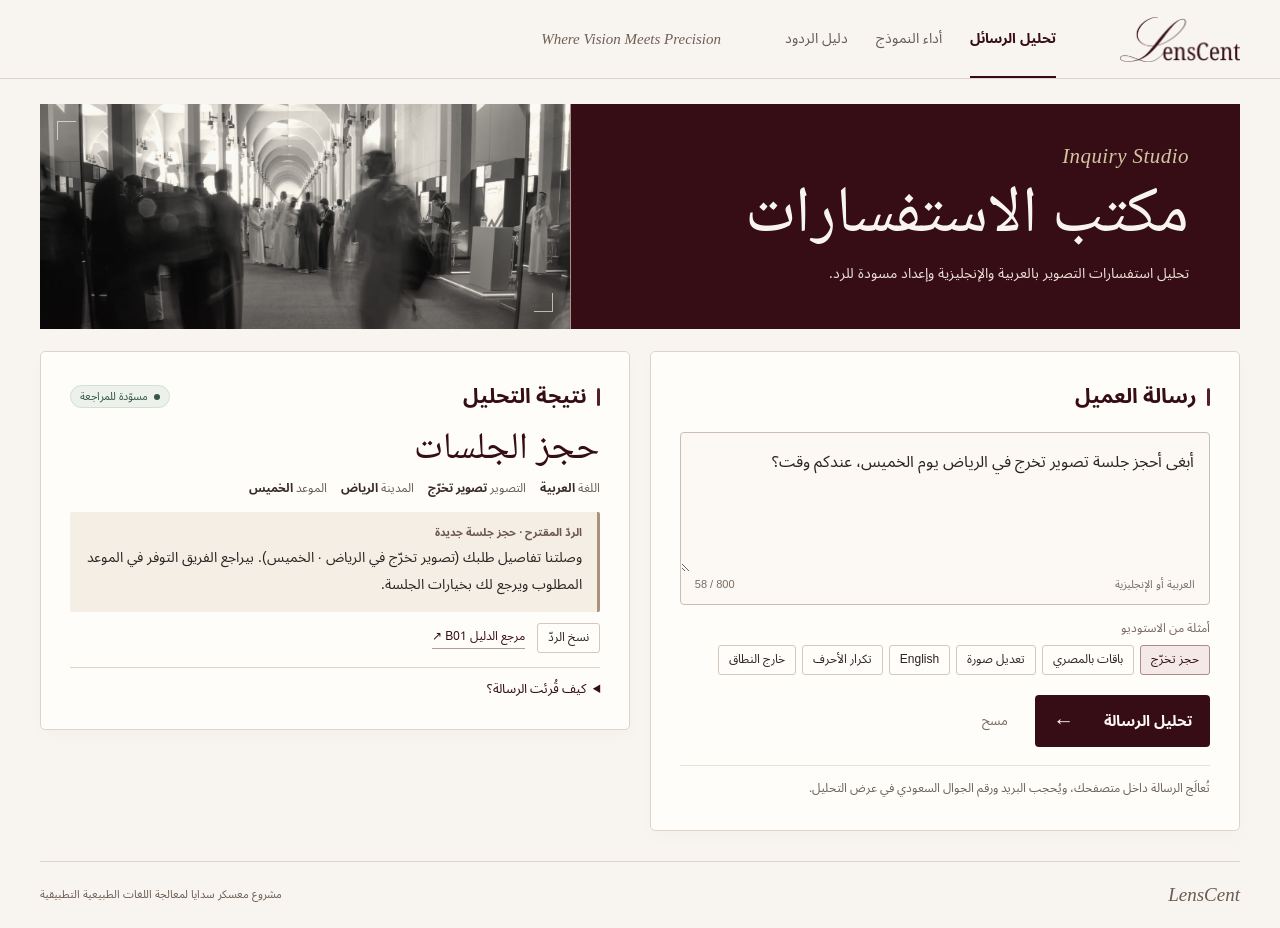
<file: web/index.html>
<!doctype html>
<html lang="ar" dir="rtl">
<head>
  <meta charset="utf-8">
  <meta name="viewport" content="width=device-width,initial-scale=1">
  <meta name="theme-color" content="#360d15">
  <meta name="description" content="مكتب LensCent لتحليل استفسارات التصوير ومراجعة مسودات الرد وقراءة أداء النموذج.">
  <title>LensCent | مكتب الاستفسارات</title>
  <link rel="icon" href="assets/wordmark.png">
  <link rel="stylesheet" href="style.css">
  <script defer src="model.js"></script><script defer src="metrics.js"></script>
  <script defer src="engine.js"></script><script defer src="app.js"></script>
</head>
<body>
<a class="skip" href="#main">تجاوز إلى المحتوى</a>
<header class="top">
  <div class="shell top-inner">
    <a class="brand" href="#studio" aria-label="LensCent، مكتب الاستفسارات"><img src="assets/wordmark.png" alt="LensCent"></a>
    <nav aria-label="تنقّل رئيسي"><a href="#studio" data-page="studio">تحليل الرسائل</a><a href="#evaluation" data-page="evaluation">أداء النموذج</a><a href="#guide" data-page="guide">دليل الردود</a></nav>
    <span class="top-signature" dir="ltr">Where Vision Meets Precision</span>
  </div>
</header>
<main id="main" class="shell">
<section id="studio" class="page">
  <div class="masthead">
    <div class="mast-copy"><p class="english-title" lang="en" dir="ltr">Inquiry Studio</p>
      <h1>مكتب الاستفسارات</h1>
      <p class="mast-desc">تحليل استفسارات التصوير بالعربية والإنجليزية وإعداد مسودة للرد.</p>
    </div>
    <figure class="cover"><img src="assets/arcade.webp" alt="ممر تتكرر فيه الأقواس ويمرّ به الزوار، من غلاف هوية LensCent"><span class="crop c1"></span><span class="crop c2"></span></figure>
  </div>
  <div class="workspace">
    <section class="panel composer">
      <div class="section-heading"><span class="accent-line"></span><h2><label for="message">رسالة العميل</label></h2></div>
      <form id="form">
        <div class="textarea-wrap"><textarea id="message" maxlength="800" rows="4" dir="auto" placeholder="مثال «وين رابط ألبوم التخرّج؟»"></textarea>
          <div class="input-foot"><span>العربية أو الإنجليزية</span><bdi id="length" dir="ltr">0 / 800</bdi></div></div>
        <div class="sample-label">أمثلة من الاستوديو</div><div id="samples" class="sample-list" aria-label="أمثلة تفاعلية"></div>
        <div class="form-actions"><button type="submit" class="primary">تحليل الرسالة <span aria-hidden="true">←</span></button><button type="button" id="clear" class="text-btn">مسح</button></div>
      </form>
      <p class="privacy">تُعالَج الرسالة داخل متصفحك، ويُحجب البريد ورقم الجوال السعودي في عرض التحليل.</p>
    </section>
    <section class="panel result-panel" aria-label="نتيجة التحليل">
      <div class="result-top"><div class="section-heading"><span class="accent-line"></span><h2>نتيجة التحليل</h2></div><span id="badge" class="status"></span></div>
      <div id="result"></div><p id="announcement" class="sr" role="status" aria-live="polite"></p>
    </section>
  </div>
</section>
<section id="evaluation" class="page" hidden>
  <div class="page-head"><div><p class="english-title" dir="ltr" lang="en">Model Evaluation</p><h1>أداء النموذج</h1><p>نتائج اختبار على رسائل تعليمية من عملاء افتراضيين منفصلين عن التدريب والتحقق.</p></div></div>
  <div id="metrics-intro" class="metric-strip"></div>
  <div class="chart-grid">
    <section class="panel"><div class="section-heading"><span class="accent-line"></span><h2>الأداء حسب نوع الطلب</h2></div>
      <label class="control-label">المقياس <select id="score-choice"><option value="f1">F1</option><option value="recall">Recall</option><option value="precision">Precision</option></select></label>
      <div id="class-chart"></div><p id="score-note" class="note"></p></section>
    <section class="panel"><div class="section-heading"><span class="accent-line"></span><h2>مصفوفة الالتباس</h2></div>
      <p class="note">الصف هو التصنيف الصحيح، والعمود هو التوقّع. تعرض كل خانة رسائل الاختبار المرتبطة بها.</p>
      <div class="matrix-wrap" id="matrix"></div><div id="matrix-detail" class="matrix-detail" aria-live="polite"></div></section>
    <section class="panel"><div class="section-heading"><span class="accent-line"></span><h2>الدقّة حسب شريحة الرسائل</h2></div>
      <label class="control-label">تجميع حسب <select id="slice-choice"><option value="language">اللغة</option><option value="dialect">اللهجة المكتوبة</option><option value="length">طول الرسالة</option></select></label>
      <div id="slice-chart"></div><p class="note" id="slice-note"></p></section>
    <section class="panel"><div class="section-heading"><span class="accent-line"></span><h2>استرجاع الرد المناسب</h2></div><div id="retrieval"></div></section>
  </div>
  <section class="panel model-compare"><div class="section-heading"><span class="accent-line"></span><h2>مقارنة نماذج التصنيف</h2></div><div id="comparison"></div></section>
  <details class="method"><summary>كيف دُرّب النموذج وحُسبت النتائج؟</summary><div id="method-body"></div></details>
</section>
<section id="guide" class="page" hidden>
  <div class="page-head"><div><p class="english-title" dir="ltr" lang="en">Reply Library</p><h1>دليل الردود</h1><p>ثمانية مراجع لاستفسارات التصوير، لكل منها صياغة عربية وإنجليزية.</p></div></div>
  <div class="guide-toolbar"><label for="guide-filter">نوع الطلب</label><select id="guide-filter"><option value="all">جميع الطلبات</option></select></div>
  <div id="guide-list" class="guide-grid"></div>
</section>
</main>
<footer class="shell"><span>LensCent</span><small>مشروع معسكر سدايا لمعالجة اللغات الطبيعية التطبيقية</small></footer>
<dialog id="source-dialog"><div class="dialog-inner"><div class="result-top"><div class="section-heading"><span class="accent-line"></span><h2>مرجع الردّ</h2></div><button id="close-dialog" class="close" aria-label="إغلاق">×</button></div><div id="source-body"></div></div></dialog>
</body></html>
</file>
<file: web/style.css>
@font-face{font-family:StudioArabic;src:url('assets/arabic-Regular.woff2') format('woff2');font-display:swap;font-weight:400}
@font-face{font-family:StudioArabic;src:url('assets/arabic-Bold.woff2') format('woff2');font-display:swap;font-weight:650 900}
@font-face{font-family:StudioNaskh;src:url('assets/editorial.woff2') format('woff2');font-display:swap}
:root{--ink:#2d2222;--wine:#360d15;--wine2:#54202b;--taupe:#766760;--line:#ded4ca;--paper:#f8f5f0;--surface:#fffdfa;--warm:#dfd1c5;--gold:#d2c5a1;--green:#355648;--shadow:0 6px 18px #38182005}
*{box-sizing:border-box}
html{scroll-behavior:smooth;scroll-padding-top:20px}
body{margin:0;background:var(--paper);color:var(--ink);font:15px/1.75 StudioArabic,Arial,sans-serif}
button,textarea,select{font:inherit;color:inherit}
button,select{cursor:pointer}
button,a,select,summary,textarea{-webkit-tap-highlight-color:transparent}
button:focus-visible,a:focus-visible,select:focus-visible,summary:focus-visible{outline:3px solid #986b47;outline-offset:4px}
a{color:inherit;text-decoration:none}button{border:none}p,h1,h2,h3,figure{margin:0}
[hidden]{display:none!important}
.shell{width:min(1220px,calc(100% - 80px));margin-inline:auto}
.top{background:var(--paper);border-bottom:1px solid var(--line)}
.top-inner{display:flex;align-items:center;min-height:78px;gap:clamp(28px,5vw,78px)}
.brand{display:flex;align-items:center;flex-shrink:0}.brand img{height:45px;width:120px;object-fit:contain;display:block}
nav{display:flex;align-self:stretch;gap:28px}
nav a{display:flex;align-items:center;position:relative;color:#645955;font-size:14px;white-space:nowrap}
nav a[aria-current="page"]{color:var(--wine);font-weight:750}
nav a[aria-current="page"]::after{content:"";height:2px;background:var(--wine);position:absolute;bottom:0;left:0;right:0}
.top-signature{margin-inline-start:auto;color:#715e55;font:italic 15px Georgia,serif}
main{padding-top:25px}
.masthead{background:var(--wine);color:var(--paper);display:grid;grid-template-columns:1.26fr 1fr;position:relative;overflow:hidden;min-height:225px}
.mast-copy{padding:29px clamp(26px,4vw,67px) 31px;align-self:center;position:relative}
.english-title{font:italic 20px/1.25 Georgia,'Times New Roman',serif;letter-spacing:.02em;text-align:right;color:#876d60}
.mast-copy .english-title{color:var(--gold);font-size:21px}
h1{font-family:StudioNaskh,Georgia,serif;font-weight:400;line-height:1.23}
.mast-copy h1{font-size:clamp(46px,5.1vw,72px);margin:7px 0 4px}
.mast-desc{max-width:530px;color:#ede2d8;font-size:14px;line-height:1.9}
.cover{position:relative;min-width:0;overflow:hidden;min-height:225px;background:#a2998c;border-inline-start:1px solid #ac9484}
.cover img{height:100%;width:100%;object-fit:cover;object-position:50% 51%;position:absolute;inset:0;filter:sepia(.16) contrast(.95)}
.cover::after{content:"";position:absolute;inset:0;background:linear-gradient(0deg,#180d1129,transparent 45%)}
.crop{width:19px;height:19px;position:absolute;z-index:1;border-color:#f6eddbb0;border-style:solid}
.c1{left:17px;top:17px;border-width:1px 0 0 1px}.c2{right:17px;bottom:17px;border-width:0 1px 1px 0}
.workspace,.chart-grid{display:grid;grid-template-columns:1fr 1fr;gap:20px;margin-top:22px;align-items:start}
.panel,.method,.guide-card{background:var(--surface);border:1px solid var(--line);border-radius:5px;box-shadow:var(--shadow)}
.panel{padding:clamp(19px,2.25vw,33px)}
.section-heading,.result-top,.form-actions,.input-foot,.guide-toolbar,.control-label,.reply-tools,.metric-line,.guide-meta{display:flex;align-items:center}
.section-heading{gap:10px}.accent-line{height:18px;width:3px;border-radius:5px;background:var(--wine2)}
h2{font-size:21px;line-height:1.5;font-weight:750;color:var(--wine)}
.textarea-wrap{margin-top:20px;border:1px solid #cbbdb1;background:#fcf9f4;border-radius:4px;overflow:hidden}
.textarea-wrap:focus-within{border-color:#79515a;box-shadow:0 0 0 2px #794c591a}
textarea{width:100%;resize:vertical;display:block;min-height:106px;max-height:330px;border:0;outline:none;background:transparent;padding:14px 15px 3px;line-height:1.9;font-size:16px}
textarea::placeholder{color:#81746f}
.input-foot{justify-content:space-between;color:#786b60;padding:3px 14px 10px;font-size:11px}
.input-foot bdi,.metric-num,.pct,.guide-id,.status-id,.mono{font-family:Arial,sans-serif;font-variant-numeric:tabular-nums}
.sample-label{font-size:12px;color:var(--taupe);margin:13px 0 6px}
.sample-list{display:flex;flex-wrap:wrap;gap:6px}
.sample-list button,.outline,.copy,.small-button{background:transparent;border:1px solid #d4c8bc;border-radius:3px;font-size:12px;padding:3px 10px;line-height:1.8}
.sample-list button:hover,.outline:hover,.copy:hover,.small-button:hover{background:#f3ebe1;color:var(--wine)}
.sample-list button[aria-pressed="true"]{background:#f4e9e7;color:var(--wine);border-color:#ad8c88}
.form-actions{gap:22px;margin-top:20px}
.primary{min-height:44px;min-width:165px;display:inline-flex;align-items:center;justify-content:space-between;gap:30px;color:#fff8f2;background:var(--wine);border-radius:4px;padding:8px 18px;font-weight:750}
.primary:hover{background:#5a202e}.primary:disabled{opacity:.5;cursor:default}.primary span{font-family:Arial,sans-serif;font-size:21px}
.text-btn{background:transparent;padding:4px 5px;font-size:13px;color:var(--taupe)}
.privacy,.note{color:#6b6059;font-size:12px;line-height:1.9}
.privacy{border-top:1px solid #e9e1d9;padding-top:12px;margin-top:18px}
.result-top{justify-content:space-between;gap:12px;align-items:center}
.status{font-size:11px;background:#ecf1eb;border:1px solid #d4dfd2;color:var(--green);border-radius:20px;padding:1px 9px;display:inline-flex;align-items:center;gap:6px;white-space:nowrap}
.status::before{content:"";width:6px;height:6px;border-radius:50%;background:currentColor}
.status.review{color:#80552c;background:#fbf1e2;border-color:#e8d4b6}
.status.neutral{color:#73665f;background:#f5f1ec;border-color:#e8dfd6}
.result-title{font-family:StudioNaskh,Georgia,serif;color:var(--wine);font-weight:400;font-size:37px;line-height:1.4;margin:12px 0 2px}
.fields{margin:0 0 13px;display:flex;gap:4px 14px;flex-wrap:wrap;color:#665b54;font-size:12px}
.fields strong{color:#392b28;font-weight:700}
.reply-block{background:#f5eee5;border-inline-start:3px solid #ab907c;padding:11px 15px 13px;border-radius:2px}
.reply-label,.info-label{font-size:11px;color:#6a564c;font-weight:750}
.draft{margin-top:3px;line-height:1.92;font-size:14px;overflow-wrap:anywhere}
.reply-tools{gap:12px;margin-top:11px}.copy{background:#fffdf9}.text-link{background:transparent;border:0;border-bottom:1px solid #b19f94;color:var(--wine);font-size:12px;padding:0 0 1px}
.trace,.method{margin-top:14px}
.trace summary,.method summary{cursor:pointer;color:var(--wine);font-size:13px}
.trace{border-top:1px solid var(--line);padding-top:10px}
.trace dl{margin:8px 0 0;display:grid;grid-template-columns:auto 1fr;gap:4px 12px;font-size:12px}
.trace dt{color:var(--taupe)}.trace dd{margin:0;overflow-wrap:anywhere}
.empty{min-height:192px;display:flex;align-items:center;justify-content:center;text-align:center;padding:22px;color:var(--taupe)}
.sr,.skip:not(:focus){position:absolute;width:1px;height:1px;overflow:hidden;clip:rect(0,0,0,0);white-space:nowrap}.skip:focus{display:block;text-align:center}
.page-head{display:flex;align-items:center;padding:23px 0 21px;border-bottom:1px solid var(--line)}
.page-head h1{font-size:54px;color:var(--wine);margin:3px 0 0}
.page-head p:last-child{color:#6a5b54;max-width:780px}
.metric-strip{display:grid;grid-template-columns:repeat(4,1fr);border:1px solid #49212a;background:var(--wine);color:var(--paper);margin-top:20px;border-radius:4px}
.stat{padding:18px 22px;min-width:0}.stat+.stat{border-inline-start:1px solid #714c51}
.stat .metric-num{display:block;font-size:29px;line-height:1.45;letter-spacing:-.035em}.stat>span:first-child{font-size:12px;color:#e4d5bc}.stat small{font-size:11px;color:#e1d2c2}
.chart-grid{grid-template-columns:1fr 1fr;align-items:stretch}
.control-label,.guide-toolbar{gap:10px;color:#64564e;font-size:12px}.control-label{margin:12px 0 9px}
select{border:1px solid #d5c8bc;background:var(--surface);border-radius:4px;padding:3px 8px;font-size:12px}
.note{margin:8px 0}.bar-item{margin:9px 0}.metric-line{gap:8px;justify-content:space-between;font-size:13px}
.pct{font-size:12px;color:var(--wine);font-weight:700}.metric-line small{font-size:10px;color:#786a60}
.track{height:7px;background:#eee8df;border-radius:2px;margin-top:3px;overflow:hidden}
.fill{height:100%;background:#77434a;border-radius:2px}.fill.gold{background:#a98761}
.matrix-wrap{overflow-x:auto}.matrix{width:100%;border-spacing:3px;font-size:10px;text-align:center;table-layout:fixed}
.matrix th{font-weight:400;color:#685851;line-height:1.35}.matrix th:first-child{width:65px;text-align:right}
.matrix td{padding:0}
.cell{width:100%;min-height:29px;line-height:1.2;border-radius:2px;font:13px Arial,sans-serif}
.cell[aria-pressed="true"]{outline:2px solid #8b643f;outline-offset:1px}
.matrix-detail{margin-top:8px;font-size:12px;color:#64574e}.matrix-detail ul{padding-inline-start:19px;max-height:170px;overflow:auto}
.method{padding:15px 22px}.method summary{font-weight:700}.method p{margin-top:9px;font-size:13px}
.guide-toolbar{margin:19px 0}.guide-grid{display:grid;grid-template-columns:1fr 1fr;gap:14px}
.guide-card{padding:20px 24px}.guide-card h2,.dialog-inner h3{font-size:20px;color:var(--wine);margin:5px 0 10px}
.guide-meta{gap:10px;color:var(--taupe);font-size:12px}.guide-id,.status-id{color:#835f50;font-size:11px}
.guide-card p,.dialog-inner p{font-size:14px;line-height:1.9}.guide-card details{font-size:12px;margin-top:9px}.guide-card summary{cursor:pointer}
dialog{border:1px solid var(--line);color:var(--ink);border-radius:6px;padding:0;width:min(540px,calc(100vw - 28px));max-height:85vh;background:var(--surface);box-shadow:0 18px 70px #25141d38}
dialog::backdrop{background:#26192085}.dialog-inner{padding:26px}.dialog-inner .guide-meta{margin-top:18px}.dialog-inner p[lang="en"]{border-top:1px solid var(--line);padding-top:12px;margin-top:12px}
.close{width:35px;height:35px;border-radius:50%;border:1px solid var(--line);background:var(--paper);font:24px Arial,sans-serif}
footer{border-top:1px solid var(--line);margin-top:30px;min-height:67px;display:flex;justify-content:space-between;align-items:center;color:#6b5b50;gap:14px}
footer span{font:italic 19px Georgia,serif}footer small{font-size:11px}
@media(max-width:900px){.shell{width:calc(100% - 44px)}.top-inner{gap:30px}.mast-copy{padding:25px 26px}.workspace,.chart-grid{gap:12px}.top-signature{font-size:12px}.panel{padding:18px}}
@media(max-width:740px){.shell{width:calc(100% - 28px)}.top-inner{min-height:62px;justify-content:space-between;gap:12px}.brand img{width:92px;height:36px}.top-signature{display:none}nav{gap:15px}nav a{font-size:12px}main{padding-top:14px}
.masthead{grid-template-columns:1.36fr 1fr;min-height:170px}.mast-copy{padding:18px 16px}.mast-copy h1{font-size:clamp(32px,6.3vw,45px)}.mast-copy .english-title{font-size:16px}.mast-desc{font-size:12px;line-height:1.75}.cover{min-height:170px}
.workspace,.chart-grid,.guide-grid{grid-template-columns:1fr}.workspace{margin-top:13px}.status{font-size:10px}
.metric-strip{grid-template-columns:repeat(2,1fr)}.stat{padding:12px 16px}.stat:nth-child(3){border-inline-start:0}.stat:nth-child(n+3){border-top:1px solid #714c51}.page-head h1{font-size:43px}.page-head p:last-child{font-size:13px}
.result-title{font-size:33px}.primary{flex:1}.chart-grid>.panel{padding:18px}.guide-card{padding:15px 18px}footer{margin-top:20px}.c1{left:8px;top:8px}.c2{right:8px;bottom:8px}}
@media(max-width:390px){.masthead{grid-template-columns:1.6fr 1fr}.mast-copy{padding:15px 12px}nav{gap:10px}.brand img{width:77px}.sample-list button{padding:3px 7px}.shell{width:calc(100% - 22px)}}
@media(prefers-reduced-motion:reduce){html{scroll-behavior:auto}}

.model-compare{margin-top:18px}.compare-bars{display:grid;gap:22px;grid-template-columns:repeat(3,1fr)}@media(max-width:740px){.compare-bars{display:block}}
</file>
